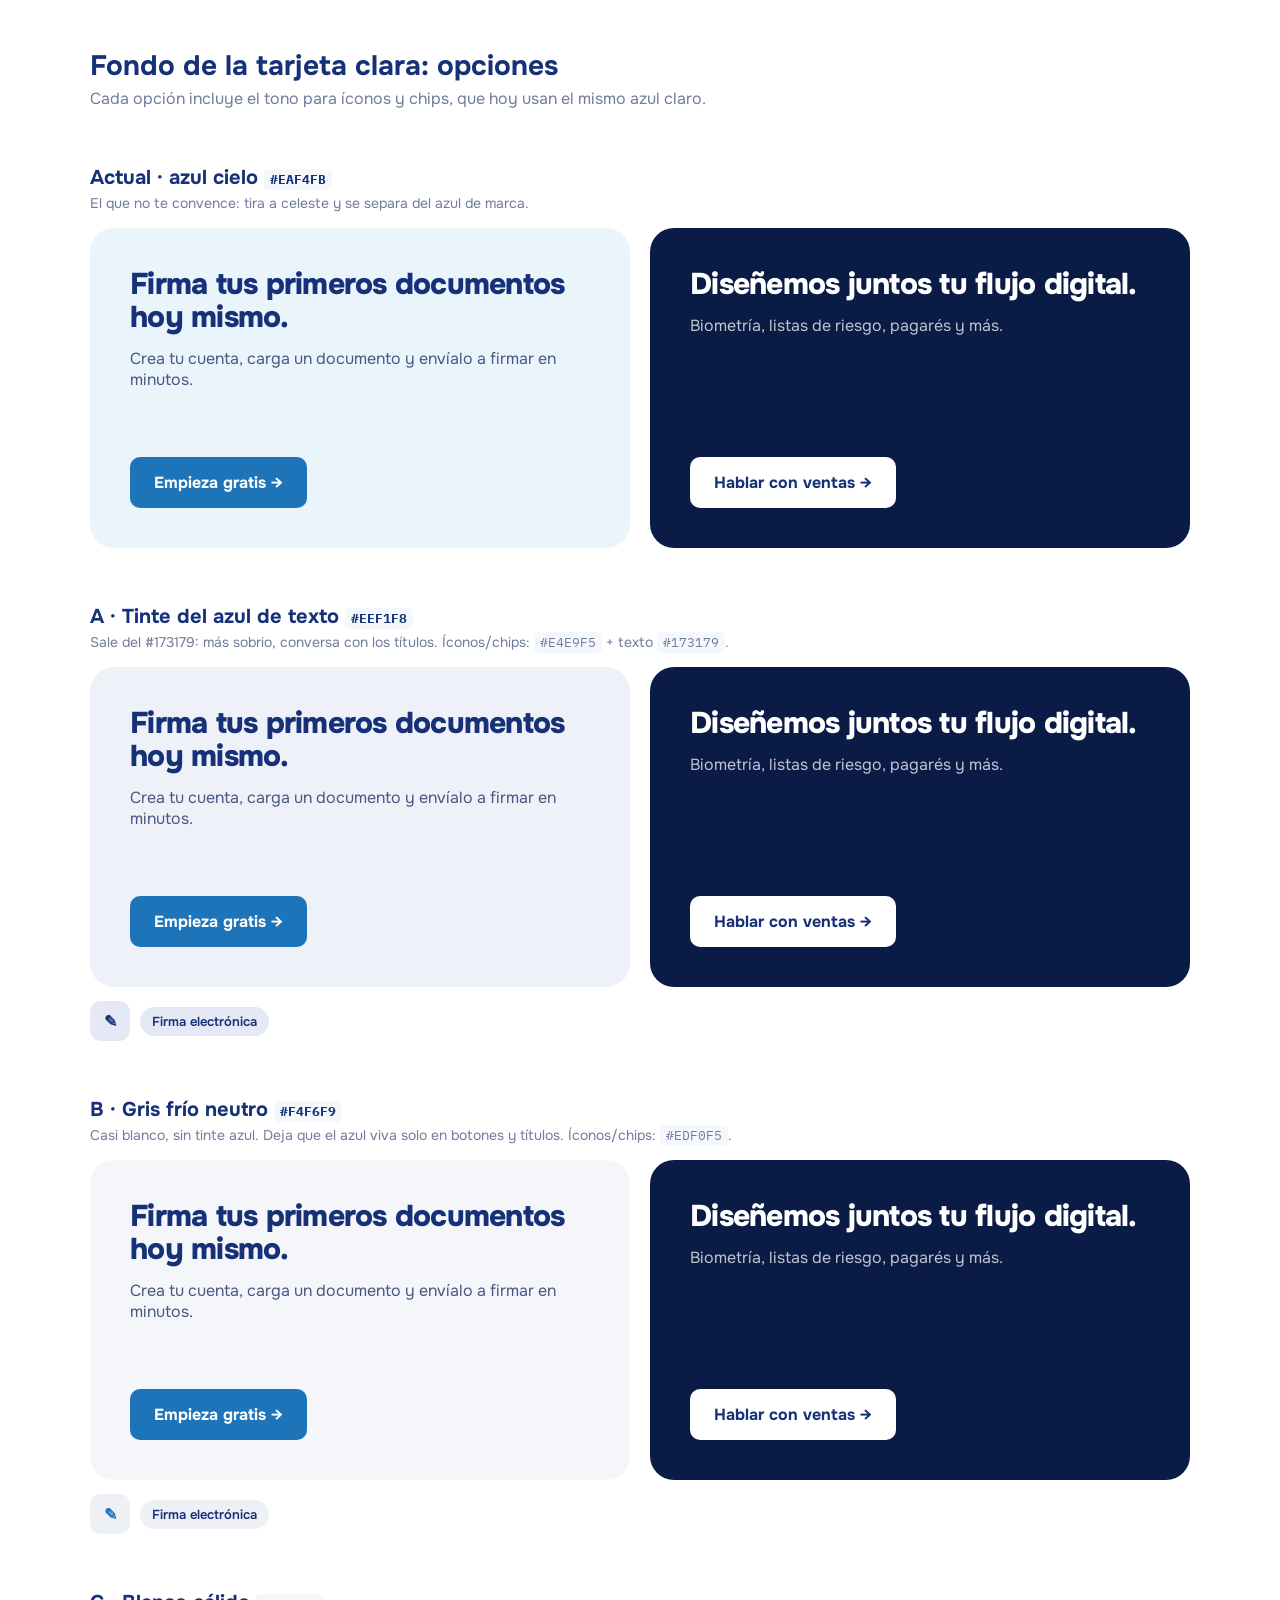
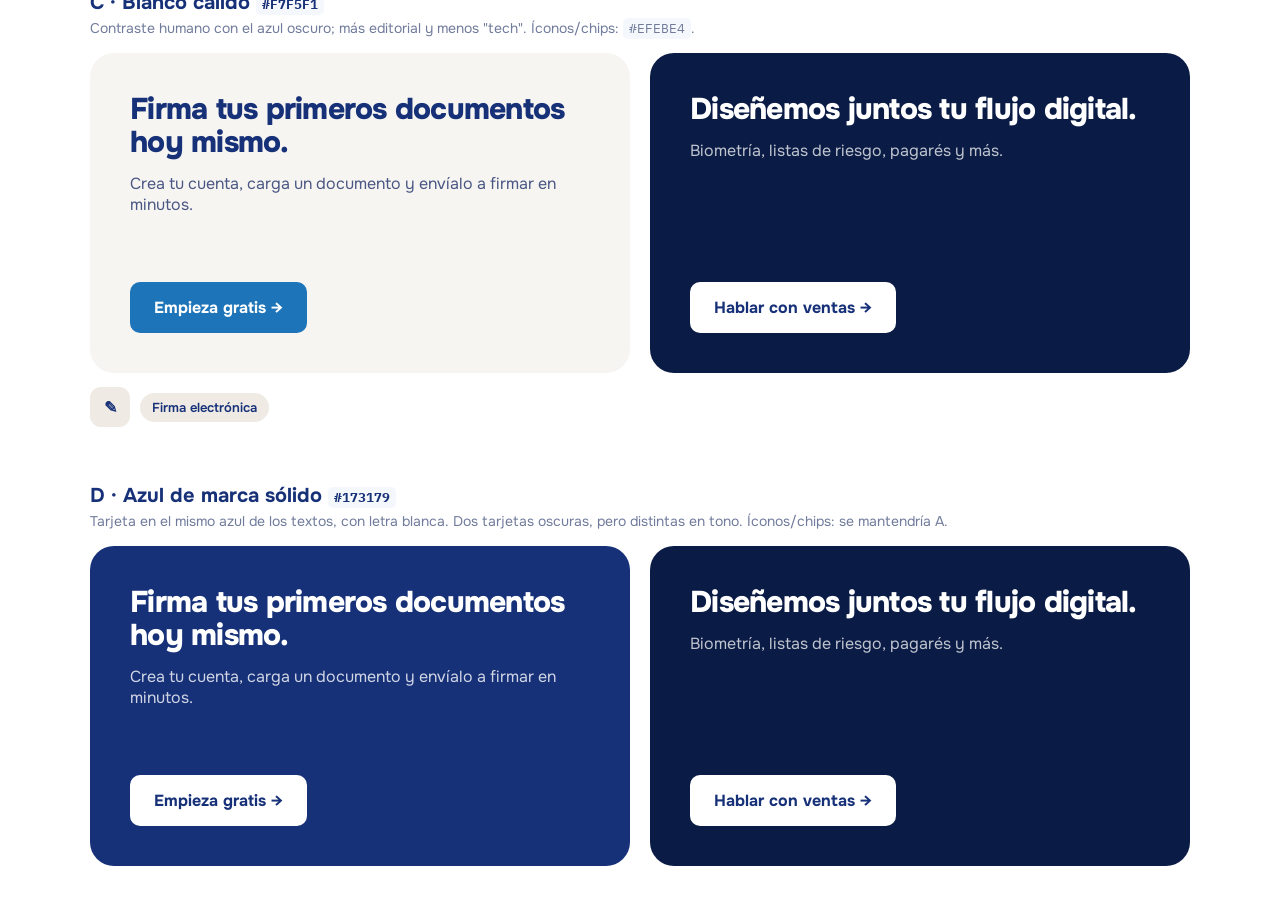
<file: color-options.html>
<!doctype html>
<html lang="es">
<head>
<meta charset="utf-8">
<meta name="viewport" content="width=device-width, initial-scale=1">
<title>Opciones de color · tarjeta clara</title>
<link href="https://fonts.googleapis.com/css2?family=Onest:wght@400;600;700;800&family=IBM+Plex+Mono:wght@500&display=swap" rel="stylesheet">
<style>
  body{margin:0;font-family:"Onest",sans-serif;color:#173179;background:#fff;padding:48px 24px}
  .wrap{max-width:1100px;margin:0 auto;display:grid;gap:56px}
  h1{margin:0 0 4px;font-size:28px}
  .opt h2{margin:0 0 4px;font-size:20px}
  .opt p.note{margin:0 0 16px;color:#717C9C;font-size:14px}
  .opt code{font-family:"IBM Plex Mono",monospace;font-size:13px;background:#F4F7FB;padding:2px 6px;border-radius:5px}
  .paths{display:grid;grid-template-columns:1fr 1fr;gap:20px}
  .path{border-radius:24px;padding:40px;display:flex;flex-direction:column;gap:14px;min-height:240px}
  .path h3{margin:0;font-size:30px;line-height:1.1;letter-spacing:-.025em;font-weight:800}
  .path p{margin:0;font-size:16px;color:#4A5784}
  .btn{align-self:flex-start;margin-top:auto;display:inline-flex;gap:10px;align-items:center;font-weight:700;font-size:16px;border-radius:10px;padding:15px 24px;background:#1D74B8;color:#fff;text-decoration:none}
  .dark{background:#0A1B45;color:#fff}
  .dark p{color:rgba(255,255,255,.74)}
  .dark .btn{background:#fff;color:#173179}
  .chips{display:flex;gap:10px;margin-top:14px;align-items:center}
  .chip{font-size:13px;font-weight:600;padding:6px 12px;border-radius:999px}
  .ico{width:40px;height:40px;border-radius:11px;display:grid;place-items:center;font-weight:800}
</style>
</head>
<body>
<div class="wrap">
  <div>
    <h1>Fondo de la tarjeta clara: opciones</h1>
    <p style="margin:0;color:#717C9C">Cada opción incluye el tono para íconos y chips, que hoy usan el mismo azul claro.</p>
  </div>

  <section class="opt">
    <h2>Actual · azul cielo <code>#EAF4FB</code></h2>
    <p class="note">El que no te convence: tira a celeste y se separa del azul de marca.</p>
    <div class="paths">
      <article class="path" style="background:#EAF4FB"><h3>Firma tus primeros documentos hoy mismo.</h3><p>Crea tu cuenta, carga un documento y envíalo a firmar en minutos.</p><a class="btn">Empieza gratis →</a></article>
      <article class="path dark"><h3>Diseñemos juntos tu flujo digital.</h3><p>Biometría, listas de riesgo, pagarés y más.</p><a class="btn">Hablar con ventas →</a></article>
    </div>
  </section>

  <section class="opt">
    <h2>A · Tinte del azul de texto <code>#EEF1F8</code></h2>
    <p class="note">Sale del #173179: más sobrio, conversa con los títulos. Íconos/chips: <code>#E4E9F5</code> + texto <code>#173179</code>.</p>
    <div class="paths">
      <article class="path" style="background:#EEF1F8"><h3>Firma tus primeros documentos hoy mismo.</h3><p>Crea tu cuenta, carga un documento y envíalo a firmar en minutos.</p><a class="btn">Empieza gratis →</a></article>
      <article class="path dark"><h3>Diseñemos juntos tu flujo digital.</h3><p>Biometría, listas de riesgo, pagarés y más.</p><a class="btn">Hablar con ventas →</a></article>
    </div>
    <div class="chips"><span class="ico" style="background:#E4E9F5;color:#173179">✎</span><span class="chip" style="background:#E4E9F5;color:#173179">Firma electrónica</span></div>
  </section>

  <section class="opt">
    <h2>B · Gris frío neutro <code>#F4F6F9</code></h2>
    <p class="note">Casi blanco, sin tinte azul. Deja que el azul viva solo en botones y títulos. Íconos/chips: <code>#EDF0F5</code>.</p>
    <div class="paths">
      <article class="path" style="background:#F4F6F9"><h3>Firma tus primeros documentos hoy mismo.</h3><p>Crea tu cuenta, carga un documento y envíalo a firmar en minutos.</p><a class="btn">Empieza gratis →</a></article>
      <article class="path dark"><h3>Diseñemos juntos tu flujo digital.</h3><p>Biometría, listas de riesgo, pagarés y más.</p><a class="btn">Hablar con ventas →</a></article>
    </div>
    <div class="chips"><span class="ico" style="background:#EDF0F5;color:#1D74B8">✎</span><span class="chip" style="background:#EDF0F5;color:#173179">Firma electrónica</span></div>
  </section>

  <section class="opt">
    <h2>C · Blanco cálido <code>#F7F5F1</code></h2>
    <p class="note">Contraste humano con el azul oscuro; más editorial y menos "tech". Íconos/chips: <code>#EFEBE4</code>.</p>
    <div class="paths">
      <article class="path" style="background:#F7F5F1"><h3>Firma tus primeros documentos hoy mismo.</h3><p>Crea tu cuenta, carga un documento y envíalo a firmar en minutos.</p><a class="btn">Empieza gratis →</a></article>
      <article class="path dark"><h3>Diseñemos juntos tu flujo digital.</h3><p>Biometría, listas de riesgo, pagarés y más.</p><a class="btn">Hablar con ventas →</a></article>
    </div>
    <div class="chips"><span class="ico" style="background:#EFEBE4;color:#173179">✎</span><span class="chip" style="background:#EFEBE4;color:#173179">Firma electrónica</span></div>
  </section>

  <section class="opt">
    <h2>D · Azul de marca sólido <code>#173179</code></h2>
    <p class="note">Tarjeta en el mismo azul de los textos, con letra blanca. Dos tarjetas oscuras, pero distintas en tono. Íconos/chips: se mantendría A.</p>
    <div class="paths">
      <article class="path" style="background:#173179;color:#fff"><h3>Firma tus primeros documentos hoy mismo.</h3><p style="color:rgba(255,255,255,.8)">Crea tu cuenta, carga un documento y envíalo a firmar en minutos.</p><a class="btn" style="background:#fff;color:#173179">Empieza gratis →</a></article>
      <article class="path dark"><h3>Diseñemos juntos tu flujo digital.</h3><p>Biometría, listas de riesgo, pagarés y más.</p><a class="btn">Hablar con ventas →</a></article>
    </div>
  </section>
</div>
</body>
</html>
</file>
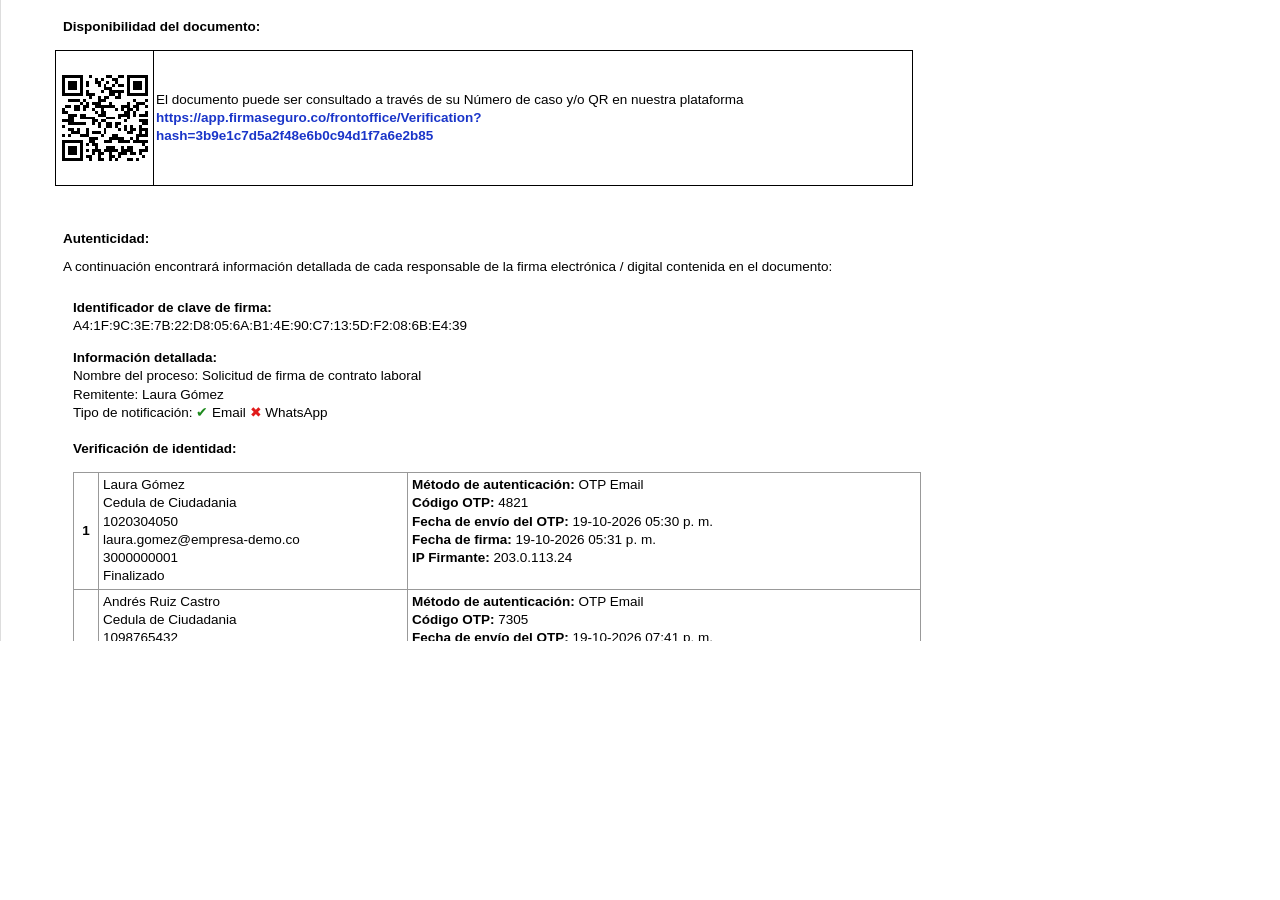
<file: tools/acta-demo.html>
<!doctype html>
<html lang="es">
<head>
<meta charset="utf-8">
<title>Acta de evidencias · datos ficticios</title>
<!-- Réplica del acta con datos 100% ficticios para usar como captura en la web.
     IPs en rangos de documentación (RFC 5737), correos @empresa-demo.co, QR decorativo (no codifica nada). -->
<style>
  body{margin:0;background:#fff;font-family:Arial,Helvetica,sans-serif;color:#000;font-size:13.5px;line-height:1.35}
  .page{width:967px;height:641px;overflow:hidden;box-sizing:border-box;padding:18px 54px 0 62px;border-left:1px solid #ddd}
  h4{margin:0 0 14px;font-size:13.5px}
  .avail{display:grid;grid-template-columns:98px 1fr;border:1px solid #000;height:134px;margin-left:-8px}
  .avail .qr{border-right:1px solid #000;display:grid;place-items:center}
  .avail .txt{display:flex;align-items:center;padding:0 2px}
  .avail a{color:#1a35c9;font-weight:700}
  .sec{margin-top:44px}
  .ind{margin-left:10px}
  .ind p{margin:0}
  .ind .lbl{font-weight:700;margin-top:14px}
  .ok{color:#1d8a1d}.no{color:#e01b1b}
  table{border-collapse:collapse;margin:14px 0 0 10px;width:848px}
  td{border:1px solid #999;vertical-align:top;padding:3px 4px}
  td.n{width:16px;font-weight:700;vertical-align:middle;text-align:center}
  td.who{width:300px}
  td b{font-weight:700}
</style>
</head>
<body>
<div class="page" id="acta">
  <h4>Disponibilidad del documento:</h4>
  <div class="avail">
    <div class="qr"><svg id="qr" width="86" height="86" viewBox="0 0 29 29" shape-rendering="crispEdges"></svg></div>
    <div class="txt"><div>El documento puede ser consultado a través de su Número de caso y/o QR en nuestra plataforma <a>https://app.firmaseguro.co/frontoffice/Verification?<br>hash=3b9e1c7d5a2f48e6b0c94d1f7a6e2b85</a></div></div>
  </div>

  <div class="sec">
    <h4 style="margin-bottom:10px">Autenticidad:</h4>
    <p style="margin:0">A continuación encontrará información detallada de cada responsable de la firma electrónica / digital contenida en el documento:</p>
  </div>

  <div class="ind">
    <p class="lbl" style="margin-top:22px">Identificador de clave de firma:</p>
    <p>A4:1F:9C:3E:7B:22:D8:05:6A:B1:4E:90:C7:13:5D:F2:08:6B:E4:39</p>
    <p class="lbl">Información detallada:</p>
    <p>Nombre del proceso: Solicitud de firma de contrato laboral</p>
    <p>Remitente: Laura Gómez</p>
    <p>Tipo de notificación: <span class="ok">✔</span> Email <span class="no">✖</span> WhatsApp</p>
    <p class="lbl" style="margin-top:18px">Verificación de identidad:</p>
  </div>

  <table>
    <tr>
      <td class="n">1</td>
      <td class="who">Laura Gómez<br>Cedula de Ciudadania<br>1020304050<br>laura.gomez@empresa-demo.co<br>3000000001<br>Finalizado</td>
      <td><b>Método de autenticación:</b> OTP Email<br><b>Código OTP:</b> 4821<br><b>Fecha de envío del OTP:</b> 19-10-2026 05:30 p. m.<br><b>Fecha de firma:</b> 19-10-2026 05:31 p. m.<br><b>IP Firmante:</b> 203.0.113.24</td>
    </tr>
    <tr>
      <td class="n">2</td>
      <td class="who">Andrés Ruiz Castro<br>Cedula de Ciudadania<br>1098765432<br>andres.ruiz@empresa-demo.co<br>3000000002<br>Finalizado</td>
      <td><b>Método de autenticación:</b> OTP Email<br><b>Código OTP:</b> 7305<br><b>Fecha de envío del OTP:</b> 19-10-2026 07:41 p. m.<br><b>Fecha de firma:</b> 19-10-2026 07:42 p. m.<br><b>IP Firmante:</b> 198.51.100.7</td>
    </tr>
  </table>
</div>
<script>
  // QR decorativo: patrones de posición + módulos pseudoaleatorios (no codifica ningún dato)
  const svg = document.getElementById('qr'), N = 29;
  let seed = 7; const rnd = () => (seed = (seed * 9301 + 49297) % 233280) / 233280;
  const finder = (x, y) => [[0,0,7,7,1],[1,1,5,5,0],[2,2,3,3,1]].map(([dx,dy,w,h,on]) => `<rect x="${x+dx}" y="${y+dy}" width="${w}" height="${h}" fill="${on ? '#000' : '#fff'}"/>`).join('');
  const inFinder = (x, y) => (x < 8 && y < 8) || (x > N - 9 && y < 8) || (x < 8 && y > N - 9);
  let html = `<rect width="${N}" height="${N}" fill="#fff"/>`;
  for (let y = 0; y < N; y++) for (let x = 0; x < N; x++) if (!inFinder(x, y) && rnd() > 0.52) html += `<rect x="${x}" y="${y}" width="1" height="1" fill="#000"/>`;
  html += finder(0, 0) + finder(N - 7, 0) + finder(0, N - 7);
  svg.innerHTML = html;
</script>
</body>
</html>
</file>
